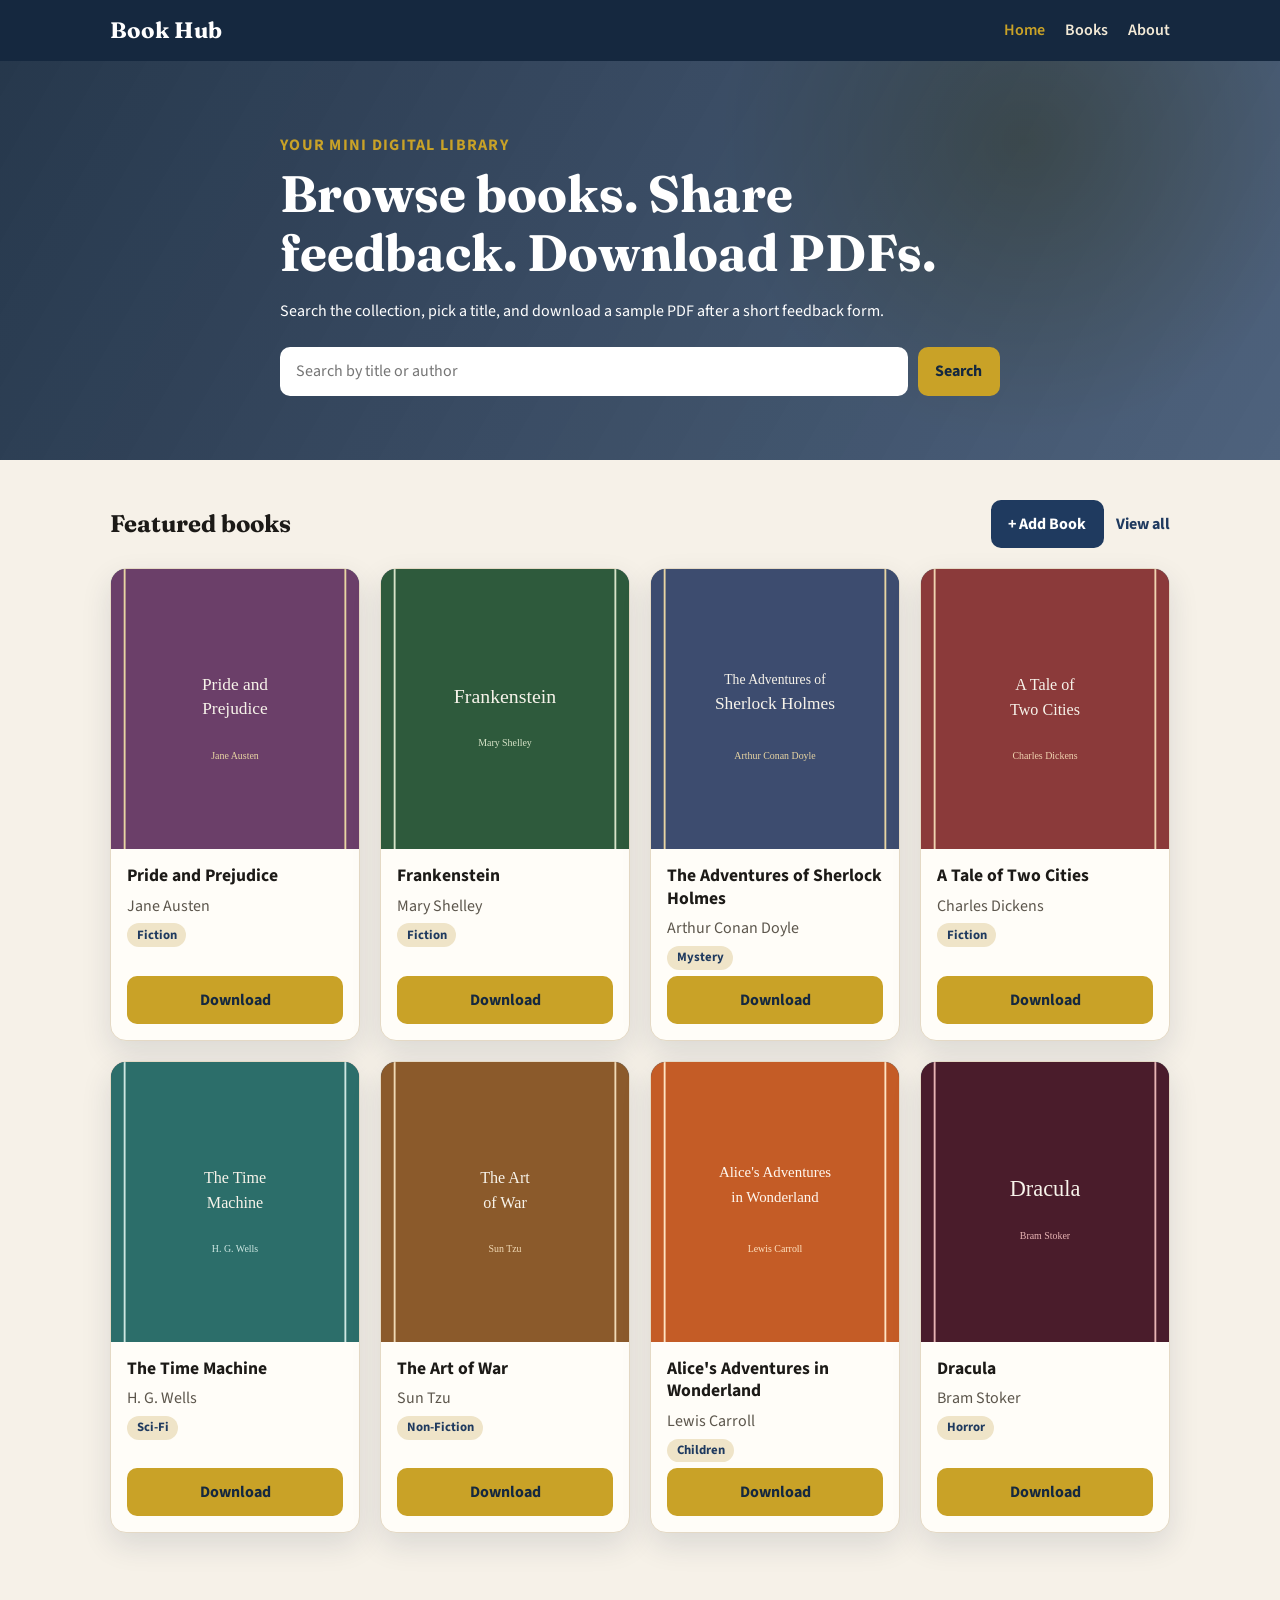
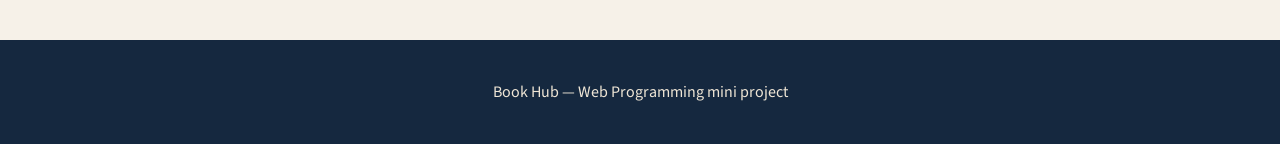
<file: index.html>
<!DOCTYPE html>
<html lang="en">
<head>
  <meta charset="UTF-8">
  <meta name="viewport" content="width=device-width, initial-scale=1.0">
  <title>Book Hub | Home</title>
  <link rel="preconnect" href="https://fonts.googleapis.com">
  <link rel="preconnect" href="https://fonts.gstatic.com" crossorigin>
  <link href="https://fonts.googleapis.com/css2?family=Fraunces:opsz,wght@9..144,500;9..144,700&family=Source+Sans+3:wght@400;600;700&display=swap" rel="stylesheet">
  <link rel="stylesheet" href="css/style.css">
</head>
<body>
  <header class="site-header">
    <div class="nav-wrap">
      <a class="logo" href="index.html">Book Hub</a>
      <button class="nav-toggle" type="button" aria-label="Open menu">Menu</button>
      <nav class="site-nav" id="site-nav">
        <a class="active" href="index.html">Home</a>
        <a href="books.html">Books</a>
        <a href="about.html">About</a>
      </nav>
    </div>
  </header>

  <main>
    <section class="hero">
      <div class="hero-copy">
        <p class="eyebrow">Your mini digital library</p>
        <h1>Browse books. Share feedback. Download PDFs.</h1>
        <p>Search the collection, pick a title, and download a sample PDF after a short feedback form.</p>
        <form class="search-form" id="home-search" action="books.html" method="get">
          <label class="sr-only" for="home-q">Search books</label>
          <input id="home-q" type="search" name="q" placeholder="Search by title or author">
          <button class="btn btn-primary" type="submit">Search</button>
        </form>
      </div>
    </section>

    <section class="section">
      <div class="section-head">
        <div>
          <h2>Featured books</h2>
        </div>
        <div class="head-actions">
          <button class="btn btn-secondary js-open-add-book" type="button">+ Add Book</button>
          <a class="text-link" href="books.html">View all</a>
        </div>
      </div>
      <div id="featured-grid" class="book-grid"></div>
      <p id="featured-status" class="status" role="status"></p>
    </section>
  </main>

  <div class="modal-overlay" id="add-book-modal" hidden>
    <div class="modal" role="dialog" aria-labelledby="add-book-title">
      <button class="modal-close" type="button" id="close-add-book-btn" aria-label="Close">&times;</button>
      <h2 id="add-book-title">Add Book to Catalog</h2>
      <p>Enter the details below to add a new title to the library catalog.</p>

      <div class="cover-preview-wrap">
        <div class="cover-preview" id="cover-preview" style="background-color: #1f3a5f;">
          <div class="preview-inner-border">
            <span class="preview-title" id="preview-title">Book Title</span>
            <span class="preview-author" id="preview-author">Author Name</span>
          </div>
        </div>
      </div>

      <form id="add-book-form" novalidate>
        <label>
          Book Title
          <input type="text" id="new-book-title" name="title" required placeholder="e.g. The Great Gatsby" maxlength="150">
        </label>
        <label>
          Author
          <input type="text" id="new-book-author" name="author" required placeholder="e.g. F. Scott Fitzgerald" maxlength="120">
        </label>
        <label>
          Category
          <input type="text" id="new-book-category" name="category" list="category-datalist" placeholder="e.g. Fiction, Sci-Fi, Classics" maxlength="50" required>
          <datalist id="category-datalist">
            <option value="Fiction">
            <option value="Mystery">
            <option value="Sci-Fi">
            <option value="Non-Fiction">
            <option value="Children">
            <option value="Horror">
            <option value="Classics">
            <option value="Fantasy">
            <option value="Philosophy">
            <option value="Adventure">
          </datalist>
        </label>
        <div>
          <span class="palette-label">Cover Color Theme</span>
          <div class="palette-picker" id="palette-picker">
            <button type="button" class="palette-btn active" data-color="#1f3a5f" style="background: #1f3a5f;" aria-label="Navy"></button>
            <button type="button" class="palette-btn" data-color="#591e23" style="background: #591e23;" aria-label="Burgundy"></button>
            <button type="button" class="palette-btn" data-color="#2e4739" style="background: #2e4739;" aria-label="Forest Green"></button>
            <button type="button" class="palette-btn" data-color="#38184c" style="background: #38184c;" aria-label="Royal Purple"></button>
            <button type="button" class="palette-btn" data-color="#232b38" style="background: #232b38;" aria-label="Slate Dark"></button>
            <button type="button" class="palette-btn" data-color="#5c2e2e" style="background: #5c2e2e;" aria-label="Terracotta"></button>
            <button type="button" class="palette-btn" data-color="#4a3e3d" style="background: #4a3e3d;" aria-label="Espresso"></button>
            <button type="button" class="palette-btn" data-color="#1c3144" style="background: #1c3144;" aria-label="Deep Ocean"></button>
          </div>
          <input type="hidden" id="new-book-color" name="cover_color" value="#1f3a5f">
        </div>

        <p class="form-error" id="add-form-error" role="alert"></p>
        <p class="form-success" id="add-form-success" role="status"></p>
        <button class="btn btn-primary" type="submit" id="submit-add-book">Add to Catalog</button>
      </form>
    </div>
  </div>

  <div class="modal-overlay" id="feedback-modal" hidden>
    <div class="modal" role="dialog" aria-labelledby="feedback-title">
      <button class="modal-close" type="button" aria-label="Close">&times;</button>
      <h2 id="feedback-title">Feedback before download</h2>
      <p>Please tell us what you think. The PDF starts only after this is saved.</p>
      <form id="feedback-form" novalidate>
        <input type="hidden" name="book_id" id="book-id">
        <label>
          Book
          <input type="text" id="book-name" name="book_name" readonly>
        </label>
        <label>
          Name
          <input type="text" id="name" name="name" autocomplete="name">
        </label>
        <label>
          Email
          <input type="email" id="email" name="email" autocomplete="email">
        </label>
        <p class="star-label">Rating</p>
        <div class="stars" id="star-wrap" role="radiogroup" aria-label="Rating">
          <button type="button" data-star="1" aria-label="1 star">★</button>
          <button type="button" data-star="2" aria-label="2 stars">★</button>
          <button type="button" data-star="3" aria-label="3 stars">★</button>
          <button type="button" data-star="4" aria-label="4 stars">★</button>
          <button type="button" data-star="5" aria-label="5 stars">★</button>
        </div>
        <input type="hidden" name="rating" id="rating" value="">
        <label>
          Feedback
          <textarea id="comment" name="comment" rows="4" placeholder="What did you like about this book?"></textarea>
        </label>
        <p class="form-error" id="form-error" role="alert"></p>
        <p class="form-success" id="form-success" role="status"></p>
        <button class="btn btn-primary" type="submit" id="submit-feedback">Submit &amp; download</button>
      </form>
    </div>
  </div>

  <footer class="site-footer">
    <p>Book Hub — Web Programming mini project</p>
  </footer>
  <script src="js/script.js"></script>
</body>
</html>
</file>
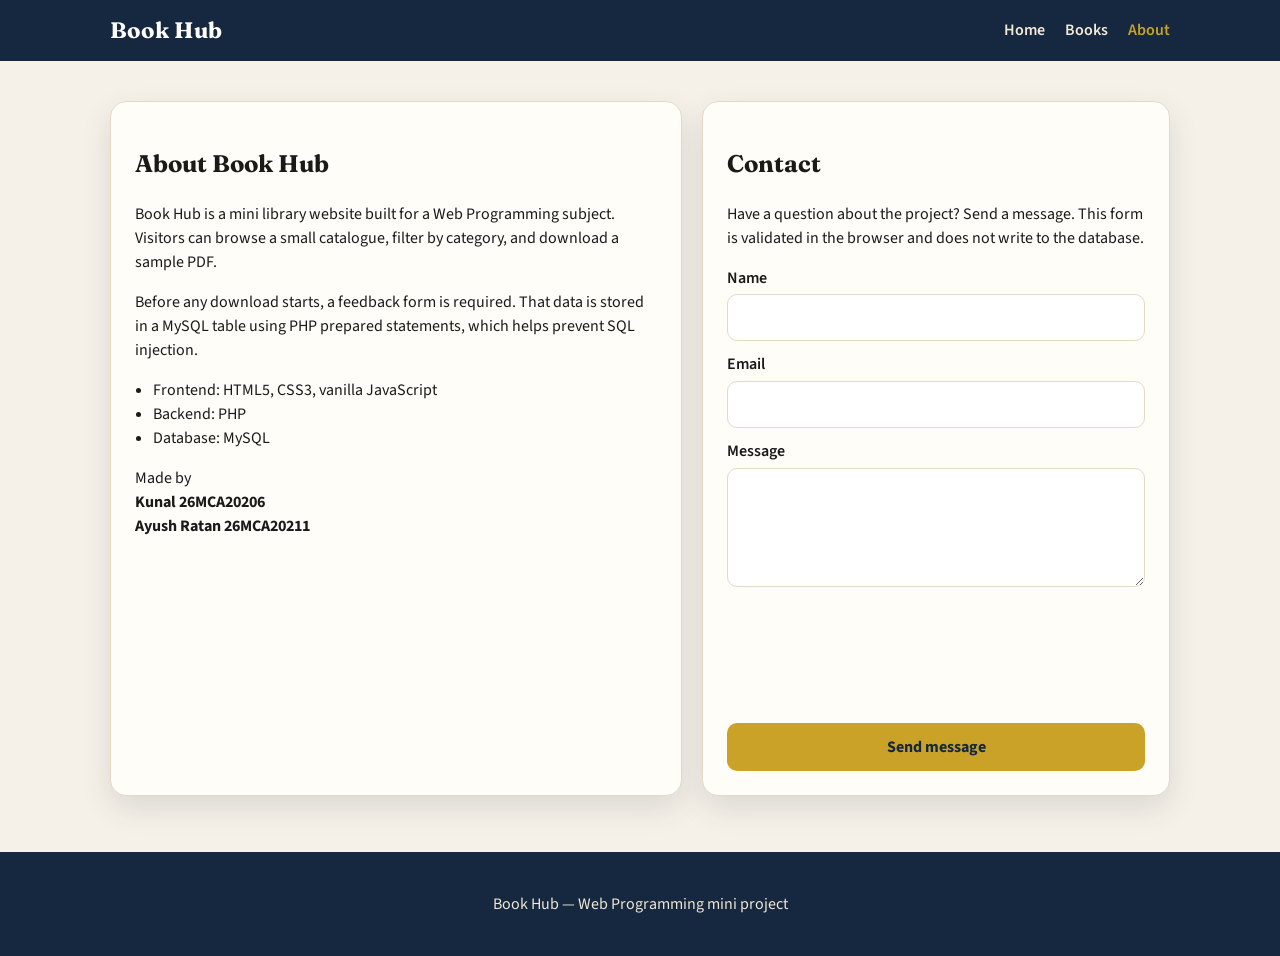
<file: about.html>
<!DOCTYPE html>
<html lang="en">
<head>
  <meta charset="UTF-8">
  <meta name="viewport" content="width=device-width, initial-scale=1.0">
  <title>Book Hub | About</title>
  <link rel="preconnect" href="https://fonts.googleapis.com">
  <link rel="preconnect" href="https://fonts.gstatic.com" crossorigin>
  <link href="https://fonts.googleapis.com/css2?family=Fraunces:opsz,wght@9..144,500;9..144,700&family=Source+Sans+3:wght@400;600;700&display=swap" rel="stylesheet">
  <link rel="stylesheet" href="css/style.css">
</head>
<body>
  <header class="site-header">
    <div class="nav-wrap">
      <a class="logo" href="index.html">Book Hub</a>
      <button class="nav-toggle" type="button" aria-label="Open menu">Menu</button>
      <nav class="site-nav" id="site-nav">
        <a href="index.html">Home</a>
        <a href="books.html">Books</a>
        <a class="active" href="about.html">About</a>
      </nav>
    </div>
  </header>

  <main class="section about-layout">
    <article class="about-card">
      <h1>About Book Hub</h1>
      <p>Book Hub is a mini library website built for a Web Programming subject. Visitors can browse a small catalogue, filter by category, and download a sample PDF.</p>
      <p>Before any download starts, a feedback form is required. That data is stored in a MySQL table using PHP prepared statements, which helps prevent SQL injection.</p>
      <ul class="about-list">
        <li>Frontend: HTML5, CSS3, vanilla JavaScript</li>
        <li>Backend: PHP</li>
        <li>Database: MySQL</li>
      </ul>
      <p>
        Made by <br>
        <b>Kunal 26MCA20206</b> <br>
       <b> Ayush Ratan 26MCA20211 </b>
      </p>
    </article>

    <article class="about-card">
      <h2>Contact</h2>
      <p>Have a question about the project? Send a message. This form is validated in the browser and does not write to the database.</p>
      <form id="contact-form" novalidate>
        <label>
          Name
          <input type="text" id="contact-name" name="name">
        </label>
        <label>
          Email
          <input type="email" id="contact-email" name="email">
        </label>
        <label>
          Message
          <textarea id="contact-message" name="message" rows="4"></textarea>
        </label>
        <p class="form-error" id="contact-error" role="alert"></p>
        <p class="form-success" id="contact-success" role="status"></p>
        <button class="btn btn-primary" type="submit">Send message</button>
      </form>
    </article>
  </main>

  <footer class="site-footer">
    <p>Book Hub — Web Programming mini project</p>
  </footer>
  <script src="js/script.js"></script>
</body>
</html>
</file>
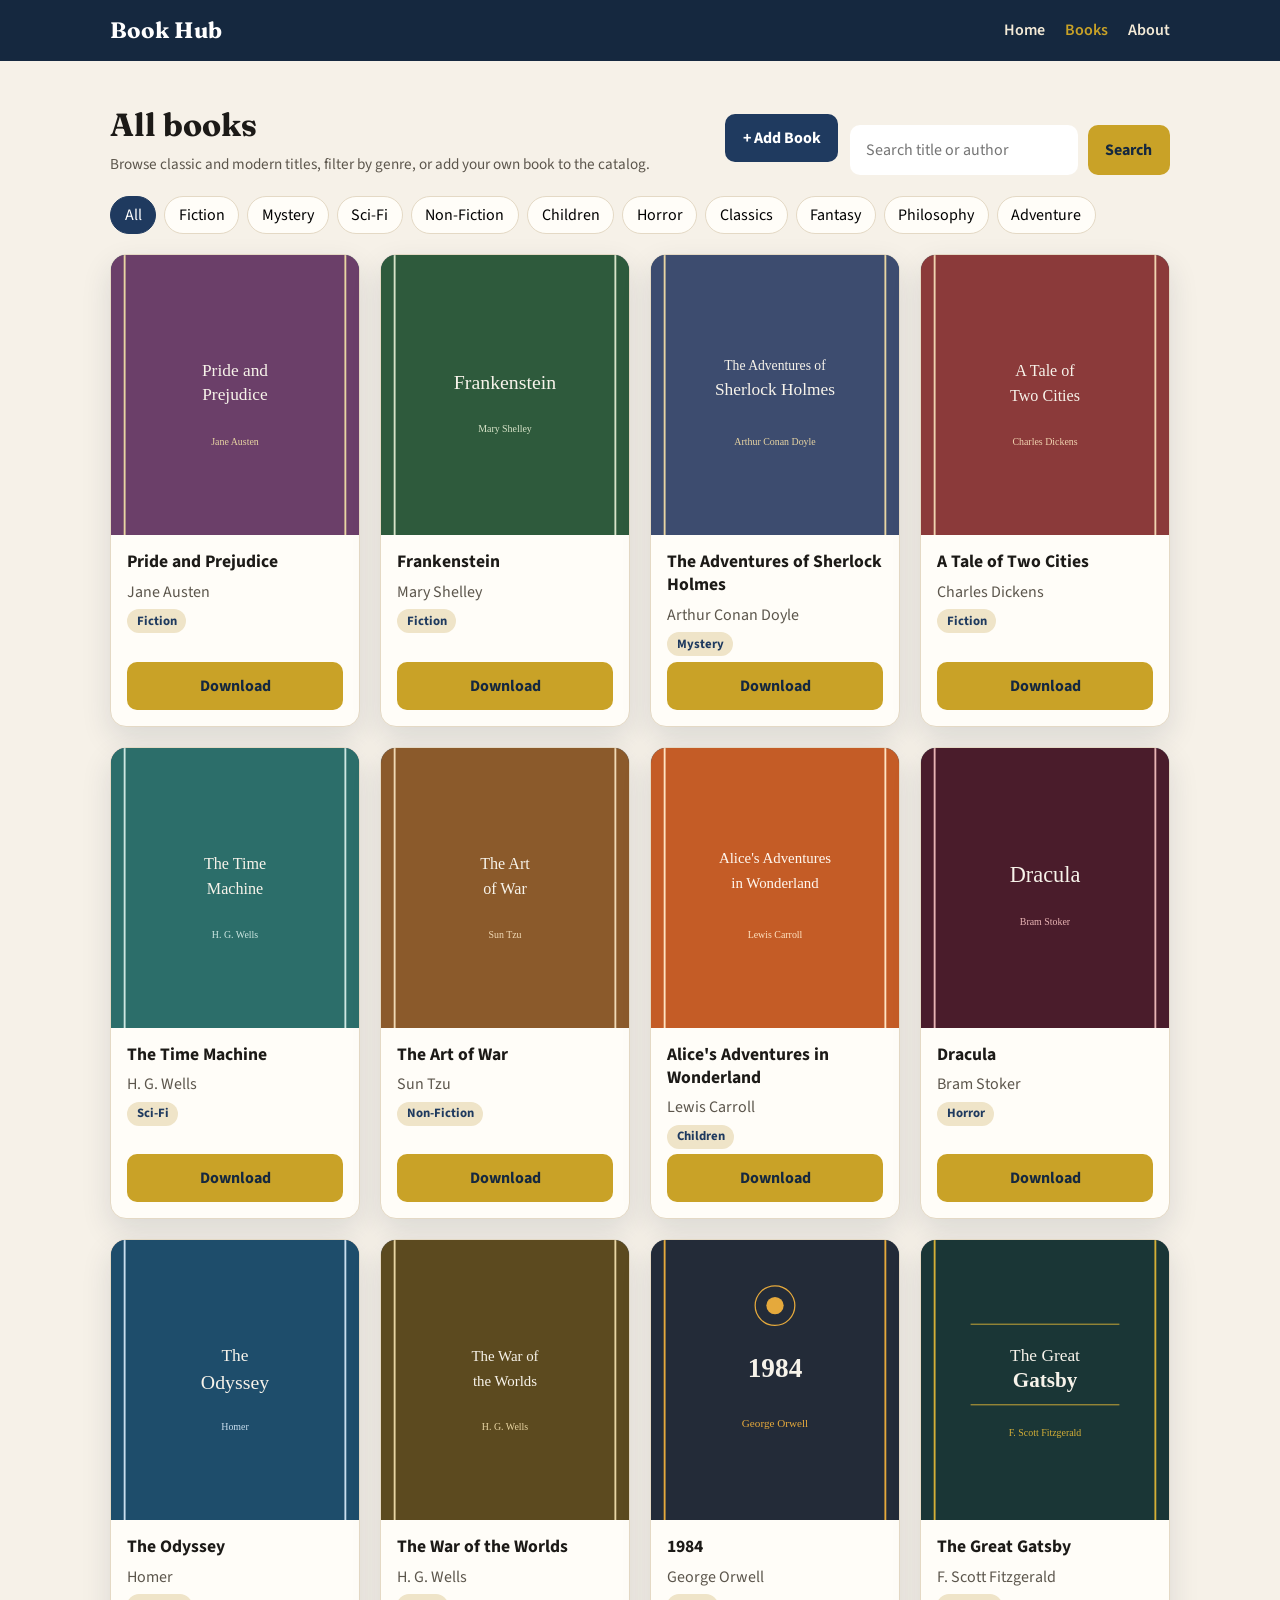
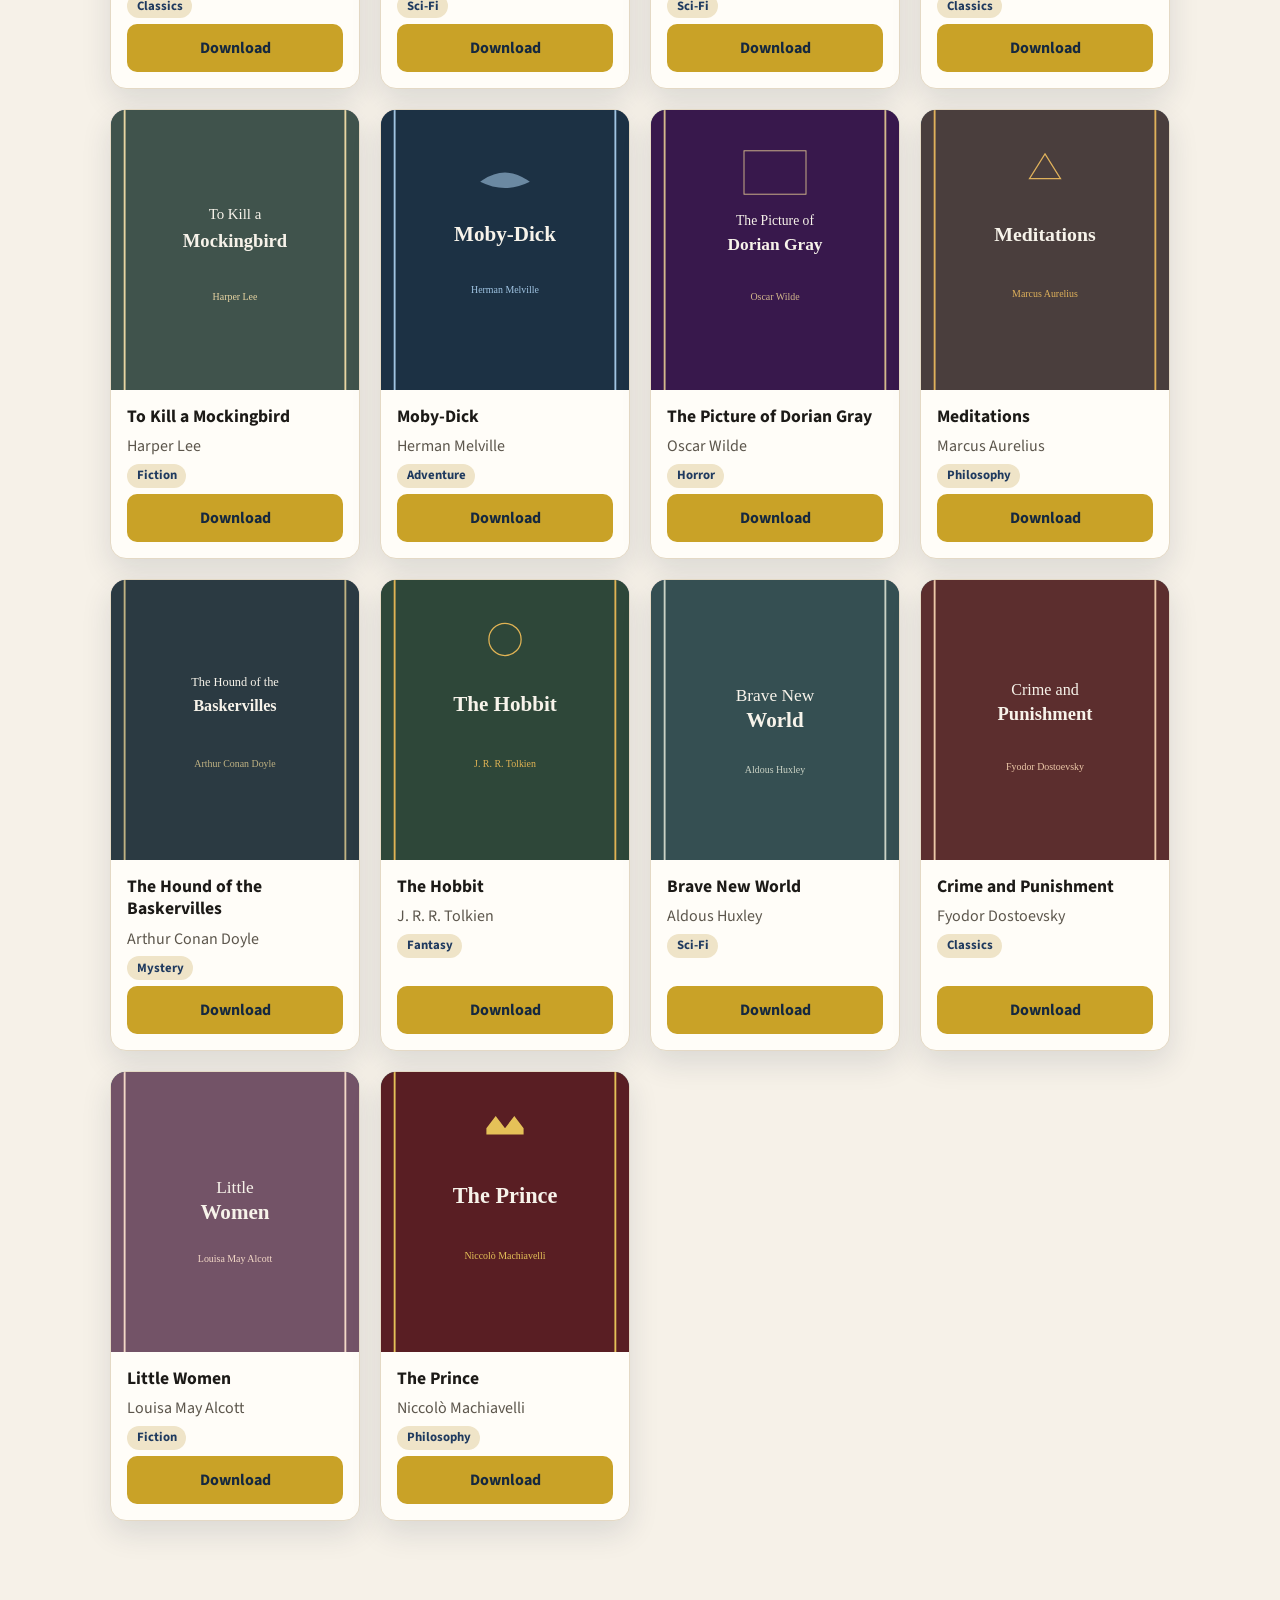
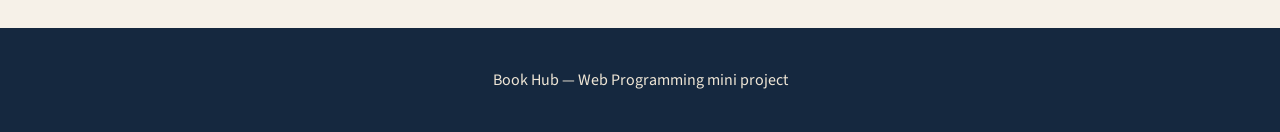
<file: books.html>
<!DOCTYPE html>
<html lang="en">
<head>
  <meta charset="UTF-8">
  <meta name="viewport" content="width=device-width, initial-scale=1.0">
  <title>Book Hub | Books</title>
  <link rel="preconnect" href="https://fonts.googleapis.com">
  <link rel="preconnect" href="https://fonts.gstatic.com" crossorigin>
  <link href="https://fonts.googleapis.com/css2?family=Fraunces:opsz,wght@9..144,500;9..144,700&family=Source+Sans+3:wght@400;600;700&display=swap" rel="stylesheet">
  <link rel="stylesheet" href="css/style.css">
</head>
<body>
  <header class="site-header">
    <div class="nav-wrap">
      <a class="logo" href="index.html">Book Hub</a>
      <button class="nav-toggle" type="button" aria-label="Open menu">Menu</button>
      <nav class="site-nav" id="site-nav">
        <a href="index.html">Home</a>
        <a class="active" href="books.html">Books</a>
        <a href="about.html">About</a>
      </nav>
    </div>
  </header>

  <main class="section">
    <div class="section-head">
      <div>
        <h1>All books</h1>
        <p class="section-subtitle">Browse classic and modern titles, filter by genre, or add your own book to the catalog.</p>
      </div>
      <div class="head-actions">
        <button class="btn btn-secondary js-open-add-book" id="open-add-book-btn" type="button">+ Add Book</button>
        <form class="search-form compact" id="books-search">
          <label class="sr-only" for="books-q">Search books</label>
          <input id="books-q" type="search" placeholder="Search title or author">
          <button class="btn btn-primary" type="submit">Search</button>
        </form>
      </div>
    </div>

    <div class="filters" id="category-filters">
      <button class="chip active" type="button" data-category="all">All</button>
      <button class="chip" type="button" data-category="Fiction">Fiction</button>
      <button class="chip" type="button" data-category="Mystery">Mystery</button>
      <button class="chip" type="button" data-category="Sci-Fi">Sci-Fi</button>
      <button class="chip" type="button" data-category="Non-Fiction">Non-Fiction</button>
      <button class="chip" type="button" data-category="Children">Children</button>
      <button class="chip" type="button" data-category="Horror">Horror</button>
      <button class="chip" type="button" data-category="Classics">Classics</button>
      <button class="chip" type="button" data-category="Fantasy">Fantasy</button>
      <button class="chip" type="button" data-category="Philosophy">Philosophy</button>
      <button class="chip" type="button" data-category="Adventure">Adventure</button>
    </div>

    <div id="books-grid" class="book-grid"></div>
    <p id="books-status" class="status" role="status"></p>
  </main>

  <div class="modal-overlay" id="add-book-modal" hidden>
    <div class="modal" role="dialog" aria-labelledby="add-book-title">
      <button class="modal-close" type="button" id="close-add-book-btn" aria-label="Close">&times;</button>
      <h2 id="add-book-title">Add Book to Catalog</h2>
      <p>Enter the details below to add a new title to the library catalog.</p>

      <div class="cover-preview-wrap">
        <div class="cover-preview" id="cover-preview" style="background-color: #1f3a5f;">
          <div class="preview-inner-border">
            <span class="preview-title" id="preview-title">Book Title</span>
            <span class="preview-author" id="preview-author">Author Name</span>
          </div>
        </div>
      </div>

      <form id="add-book-form" novalidate>
        <label>
          Book Title
          <input type="text" id="new-book-title" name="title" required placeholder="e.g. The Great Gatsby" maxlength="150">
        </label>
        <label>
          Author
          <input type="text" id="new-book-author" name="author" required placeholder="e.g. F. Scott Fitzgerald" maxlength="120">
        </label>
        <label>
          Category
          <input type="text" id="new-book-category" name="category" list="category-datalist" placeholder="e.g. Fiction, Sci-Fi, Fantasy" maxlength="50" required>
          <datalist id="category-datalist">
            <option value="Fiction">
            <option value="Mystery">
            <option value="Sci-Fi">
            <option value="Non-Fiction">
            <option value="Children">
            <option value="Horror">
            <option value="Classics">
            <option value="Fantasy">
            <option value="Philosophy">
            <option value="Adventure">
          </datalist>
        </label>
        <div>
          <span class="palette-label">Cover Color Theme</span>
          <div class="palette-picker" id="palette-picker">
            <button type="button" class="palette-btn active" data-color="#1f3a5f" style="background: #1f3a5f;" aria-label="Navy"></button>
            <button type="button" class="palette-btn" data-color="#591e23" style="background: #591e23;" aria-label="Burgundy"></button>
            <button type="button" class="palette-btn" data-color="#2e4739" style="background: #2e4739;" aria-label="Forest Green"></button>
            <button type="button" class="palette-btn" data-color="#38184c" style="background: #38184c;" aria-label="Royal Purple"></button>
            <button type="button" class="palette-btn" data-color="#232b38" style="background: #232b38;" aria-label="Slate Dark"></button>
            <button type="button" class="palette-btn" data-color="#5c2e2e" style="background: #5c2e2e;" aria-label="Terracotta"></button>
            <button type="button" class="palette-btn" data-color="#4a3e3d" style="background: #4a3e3d;" aria-label="Espresso"></button>
            <button type="button" class="palette-btn" data-color="#1c3144" style="background: #1c3144;" aria-label="Deep Ocean"></button>
          </div>
          <input type="hidden" id="new-book-color" name="cover_color" value="#1f3a5f">
        </div>

        <p class="form-error" id="add-form-error" role="alert"></p>
        <p class="form-success" id="add-form-success" role="status"></p>
        <button class="btn btn-primary" type="submit" id="submit-add-book">Add to Catalog</button>
      </form>
    </div>
  </div>

  <div class="modal-overlay" id="feedback-modal" hidden>
    <div class="modal" role="dialog" aria-labelledby="feedback-title">
      <button class="modal-close" type="button" aria-label="Close">&times;</button>
      <h2 id="feedback-title">Feedback before download</h2>
      <p>Please tell us what you think. The PDF starts only after this is saved.</p>
      <form id="feedback-form" novalidate>
        <input type="hidden" name="book_id" id="book-id">
        <label>
          Book
          <input type="text" id="book-name" name="book_name" readonly>
        </label>
        <label>
          Name
          <input type="text" id="name" name="name" autocomplete="name">
        </label>
        <label>
          Email
          <input type="email" id="email" name="email" autocomplete="email">
        </label>
        <p class="star-label">Rating</p>
        <div class="stars" id="star-wrap" role="radiogroup" aria-label="Rating">
          <button type="button" data-star="1" aria-label="1 star">★</button>
          <button type="button" data-star="2" aria-label="2 stars">★</button>
          <button type="button" data-star="3" aria-label="3 stars">★</button>
          <button type="button" data-star="4" aria-label="4 stars">★</button>
          <button type="button" data-star="5" aria-label="5 stars">★</button>
        </div>
        <input type="hidden" name="rating" id="rating" value="">
        <label>
          Feedback
          <textarea id="comment" name="comment" rows="4" placeholder="What did you like about this book?"></textarea>
        </label>
        <p class="form-error" id="form-error" role="alert"></p>
        <p class="form-success" id="form-success" role="status"></p>
        <button class="btn btn-primary" type="submit" id="submit-feedback">Submit &amp; download</button>
      </form>
    </div>
  </div>

  <footer class="site-footer">
    <p>Book Hub — Web Programming mini project</p>
  </footer>
  <script src="js/script.js"></script>
</body>
</html>
</file>
<file: css/style.css>
:root {
  --navy: #1f3a5f;
  --navy-dark: #15283f;
  --gold: #c9a227;
  --gold-dark: #a7861b;
  --cream: #f6f1e8;
  --paper: #fffdf8;
  --ink: #1c1a17;
  --muted: #5c564c;
  --line: #e4d9c5;
  --danger: #9b2c2c;
  --ok: #2f6f4e;
  --shadow: 0 12px 30px rgba(21, 40, 63, 0.12);
}

* {
  box-sizing: border-box;
}

html,
body {
  margin: 0;
  padding: 0;
}

body {
  font-family: "Source Sans 3", "Segoe UI", sans-serif;
  color: var(--ink);
  background: var(--cream);
  line-height: 1.5;
  min-height: 100vh;
}

h1,
h2,
.logo {
  font-family: Fraunces, Georgia, serif;
}

a {
  color: var(--navy);
}

.sr-only {
  position: absolute;
  width: 1px;
  height: 1px;
  overflow: hidden;
  clip: rect(0, 0, 0, 0);
}

.site-header {
  position: sticky;
  top: 0;
  z-index: 20;
  background: var(--navy-dark);
  color: #fff;
}

.nav-wrap {
  max-width: 1100px;
  margin: 0 auto;
  padding: 0.85rem 1.25rem;
  display: flex;
  align-items: center;
  justify-content: space-between;
  gap: 1rem;
}

.logo {
  color: #fff;
  text-decoration: none;
  font-size: 1.4rem;
  font-weight: 700;
}

.site-nav {
  display: flex;
  gap: 1.25rem;
}

.site-nav a {
  color: #f3ead7;
  text-decoration: none;
  font-weight: 600;
}

.site-nav a:hover,
.site-nav a.active {
  color: var(--gold);
}

.nav-toggle {
  display: none;
  background: transparent;
  color: #fff;
  border: 1px solid var(--gold);
  border-radius: 8px;
  padding: 0.35rem 0.7rem;
  cursor: pointer;
}

.hero {
  background:
    linear-gradient(120deg, rgba(21, 40, 63, 0.92), rgba(31, 58, 95, 0.78)),
    radial-gradient(circle at 80% 20%, #c9a227 0, transparent 28%);
  color: #fff;
  padding: 4.5rem 1.25rem 4rem;
}

.hero-copy {
  max-width: 720px;
  margin: 0 auto;
}

.eyebrow {
  letter-spacing: 0.08em;
  text-transform: uppercase;
  color: var(--gold);
  font-weight: 700;
  margin: 0 0 0.5rem;
}

.hero h1 {
  font-size: clamp(2rem, 4vw, 3.2rem);
  line-height: 1.15;
  margin: 0 0 0.75rem;
}

.search-form {
  margin-top: 1.5rem;
  display: flex;
  gap: 0.6rem;
  flex-wrap: wrap;
}

.search-form input {
  flex: 1 1 220px;
  min-width: 0;
  padding: 0.8rem 1rem;
  border: 0;
  border-radius: 10px;
  font: inherit;
}

.section {
  max-width: 1100px;
  margin: 0 auto;
  padding: 2.5rem 1.25rem 3.5rem;
}

.section-head {
  display: flex;
  justify-content: space-between;
  align-items: center;
  gap: 1rem;
  flex-wrap: wrap;
  margin-bottom: 1.25rem;
}

.section-head h1,
.section-head h2 {
  margin: 0;
}

.section-subtitle {
  margin: 0.25rem 0 0;
  color: var(--muted);
  font-size: 0.95rem;
}

.head-actions {
  display: flex;
  align-items: center;
  gap: 0.75rem;
  flex-wrap: wrap;
}

.text-link {
  font-weight: 700;
  text-decoration: none;
}

.book-grid {
  display: grid;
  grid-template-columns: repeat(auto-fill, minmax(220px, 1fr));
  gap: 1.25rem;
}

.book-card {
  background: var(--paper);
  border: 1px solid var(--line);
  border-radius: 16px;
  overflow: hidden;
  box-shadow: var(--shadow);
  display: flex;
  flex-direction: column;
  transition: transform 0.2s ease, box-shadow 0.2s ease;
}

.book-card:hover {
  transform: translateY(-6px);
  box-shadow: 0 16px 36px rgba(21, 40, 63, 0.18);
}

.book-card img {
  width: 100%;
  height: 280px;
  object-fit: cover;
  background: var(--navy);
}

.book-body {
  padding: 1rem;
  display: flex;
  flex-direction: column;
  gap: 0.35rem;
  flex: 1;
}

.book-body h3 {
  margin: 0;
  font-size: 1.1rem;
  line-height: 1.3;
}

.book-body p {
  margin: 0;
  color: var(--muted);
}

.tag {
  display: inline-block;
  background: #efe4c8;
  color: var(--navy);
  border-radius: 999px;
  padding: 0.15rem 0.6rem;
  font-size: 0.8rem;
  font-weight: 700;
  width: fit-content;
}

.btn {
  display: inline-block;
  border: 0;
  border-radius: 10px;
  padding: 0.75rem 1.1rem;
  font: inherit;
  font-weight: 700;
  cursor: pointer;
  text-align: center;
}

.btn-primary {
  background: var(--gold);
  color: var(--navy-dark);
}

.btn-primary:hover {
  background: var(--gold-dark);
  color: #fff;
}

.btn-secondary {
  background: var(--navy);
  color: #fff;
}

.btn-secondary:hover {
  background: var(--navy-dark);
  color: var(--gold);
}

.book-body .btn {
  margin-top: auto;
}

.filters {
  display: flex;
  flex-wrap: wrap;
  gap: 0.5rem;
  margin-bottom: 1.25rem;
}

.chip {
  border: 1px solid var(--line);
  background: var(--paper);
  border-radius: 999px;
  padding: 0.4rem 0.85rem;
  font: inherit;
  cursor: pointer;
}

.chip.active,
.chip:hover {
  background: var(--navy);
  color: #fff;
  border-color: var(--navy);
}

.status,
.form-error,
.form-success {
  min-height: 1.2em;
}

.form-error {
  color: var(--danger);
}

.form-success {
  color: var(--ok);
}

.modal-overlay {
  position: fixed;
  inset: 0;
  background: rgba(21, 40, 63, 0.55);
  display: flex;
  align-items: center;
  justify-content: center;
  padding: 1rem;
  z-index: 40;
}

.modal-overlay[hidden] {
  display: none;
}

.modal {
  background: var(--paper);
  width: min(480px, 100%);
  border-radius: 18px;
  padding: 1.4rem;
  position: relative;
  max-height: 90vh;
  overflow: auto;
}

.modal-close {
  position: absolute;
  top: 0.6rem;
  right: 0.8rem;
  border: 0;
  background: transparent;
  font-size: 1.6rem;
  cursor: pointer;
}

.modal form,
#contact-form {
  display: flex;
  flex-direction: column;
  gap: 0.7rem;
}

label {
  display: flex;
  flex-direction: column;
  gap: 0.3rem;
  font-weight: 600;
}

input,
textarea {
  font: inherit;
  padding: 0.65rem 0.75rem;
  border: 1px solid var(--line);
  border-radius: 10px;
  background: #fff;
}

input[readonly] {
  background: #f3eee4;
}

.star-label {
  margin: 0;
  font-weight: 600;
}

.stars {
  display: flex;
  gap: 0.25rem;
}

.stars button {
  border: 0;
  background: transparent;
  font-size: 1.7rem;
  color: #d3c8b4;
  cursor: pointer;
  padding: 0;
}

.stars button.active,
.stars button:hover {
  color: var(--gold);
}

.cover-preview-wrap {
  display: flex;
  justify-content: center;
  margin: 0.25rem 0 0.8rem;
}

.cover-preview {
  width: 140px;
  height: 200px;
  border-radius: 8px;
  box-shadow: 0 8px 24px rgba(21, 40, 63, 0.25);
  display: flex;
  align-items: center;
  justify-content: center;
  padding: 8px;
  box-sizing: border-box;
  transition: background-color 0.2s ease;
}

.preview-inner-border {
  width: 100%;
  height: 100%;
  border: 1.5px solid #e8d5a3;
  box-sizing: border-box;
  display: flex;
  flex-direction: column;
  justify-content: center;
  align-items: center;
  padding: 10px 8px;
  text-align: center;
}

.preview-title {
  color: #f7f3ea;
  font-family: Fraunces, Georgia, serif;
  font-size: 0.95rem;
  font-weight: 700;
  line-height: 1.2;
  word-break: break-word;
}

.preview-author {
  color: #e8d5a3;
  font-family: Fraunces, Georgia, serif;
  font-size: 0.75rem;
  margin-top: 8px;
  word-break: break-word;
}

.palette-label {
  display: block;
  font-weight: 600;
  margin-bottom: 0.35rem;
  font-size: 0.9rem;
}

.palette-picker {
  display: flex;
  gap: 0.5rem;
  flex-wrap: wrap;
  align-items: center;
}

.palette-btn {
  width: 30px;
  height: 30px;
  border-radius: 50%;
  border: 2px solid #fff;
  box-shadow: 0 0 0 1px var(--line);
  cursor: pointer;
  padding: 0;
  transition: transform 0.15s ease, box-shadow 0.15s ease;
}

.palette-btn:hover,
.palette-btn.active {
  transform: scale(1.18);
  box-shadow: 0 0 0 2px var(--gold);
}

.about-layout {
  display: grid;
  grid-template-columns: 1.1fr 0.9fr;
  gap: 1.25rem;
}

.about-card {
  background: var(--paper);
  border: 1px solid var(--line);
  border-radius: 16px;
  padding: 1.5rem;
  box-shadow: var(--shadow);
}

.about-list {
  padding-left: 1.1rem;
}

.site-footer {
  text-align: center;
  padding: 1.5rem;
  color: #efe6d6;
  background: var(--navy-dark);
}

@media (max-width: 800px) {
  .about-layout {
    grid-template-columns: 1fr;
  }
}

@media (max-width: 640px) {
  .nav-toggle {
    display: block;
  }

  .site-nav {
    display: none;
    position: absolute;
    top: 58px;
    left: 0;
    right: 0;
    background: var(--navy);
    flex-direction: column;
    padding: 1rem 1.25rem 1.2rem;
  }

  .site-nav.open {
    display: flex;
  }
}
</file>
